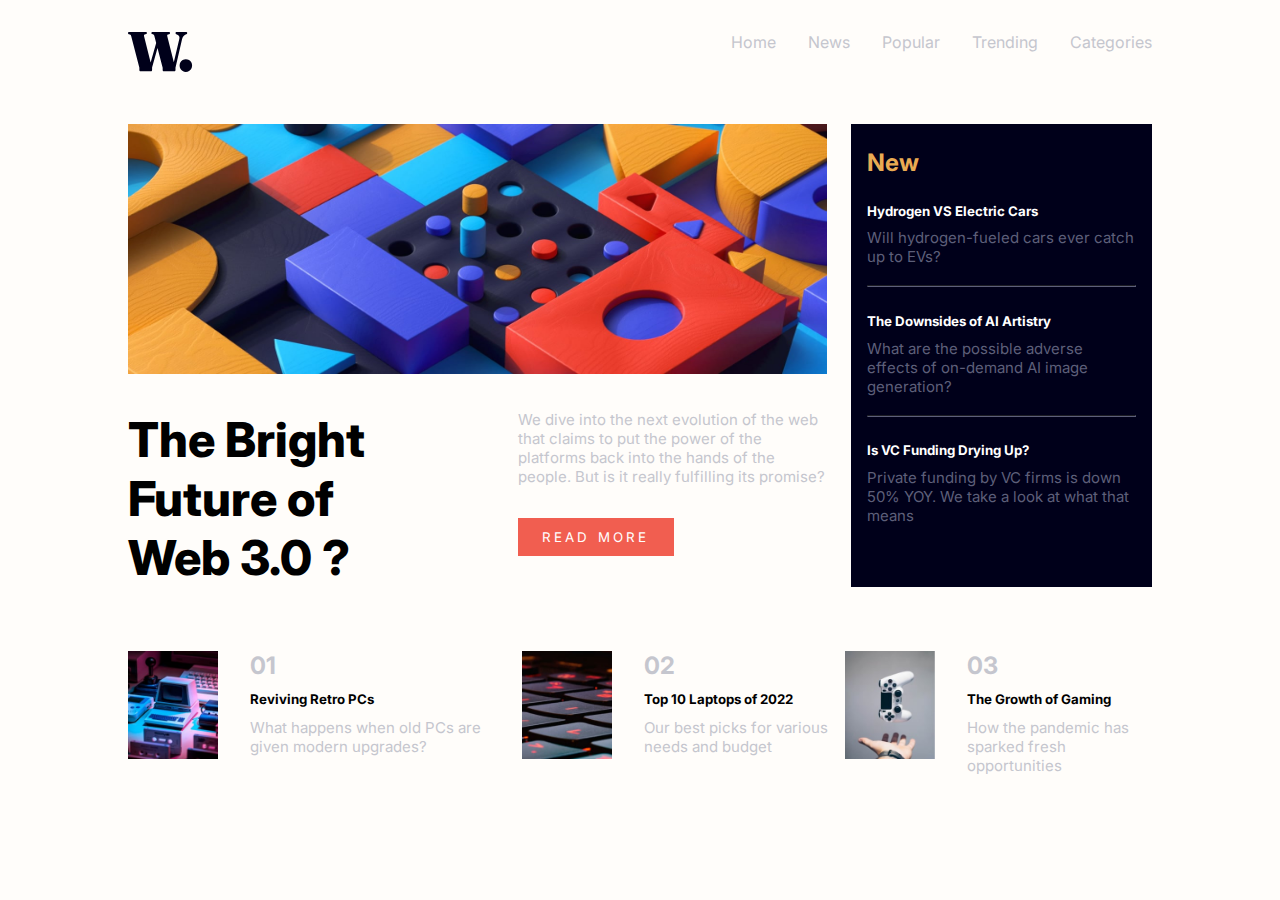
<file: newspage/index.html>
<!DOCTYPE html>
<html lang="en">
  <head>
    <meta charset="UTF-8" />
    <meta http-equiv="X-UA-Compatible" content="IE=edge" />
    <meta name="viewport" content="width=device-width, initial-scale=1.0" />
    <title>css web design</title>
    <link rel="stylesheet" href="style.css" />
  </head>
  <body>
    <div class="container">
      <nav>
        <div class="logo">
          <img src="./news-homepage-main/assets/images/logo.svg" alt="" />
        </div>
        <div class="nav-links">
          <ul>
            <li><a href="#">Home</a></li>
            <li><a href="#">News</a></li>
            <li><a href="#">Popular</a></li>
            <li><a href="#">Trending</a></li>
            <li><a href="#">Categories</a></li>
          </ul>
        </div>
      </nav>
      <main>
        <div class="first-design">
          <div class="web3">
            <img
              src="./news-homepage-main/assets/images/image-web-3-desktop.jpg"
              alt="web3-img"
            />
          </div>
          <div class="future-description">
            <div class="bright-future">
              <h1>The Bright Future of Web 3.0 ?</h1>
            </div>
            <div class="next-evolution">
              <div>
                <p>
                  We dive into the next evolution of the web that claims to put
                  the power of the platforms back into the hands of the people.
                  But is it really fulfilling its promise?
                </p>
              </div>
              <div>
                <button><a href="#">READ MORE</a></button>
              </div>
            </div>
          </div>
        </div>
        <div class="first-design-right">
          <div class="right-content">
            <h2 class="new">New</h2>
            <h5>Hydrogen VS Electric Cars</h5>
            <p>Will hydrogen-fueled cars ever catch up to EVs?</p>
            <hr />
          </div>
          <div>
            <h5>The Downsides of AI Artistry</h5>
            <p>
              What are the possible adverse effects of on-demand AI image
              generation?
            </p>
            <hr />
          </div>
          <div>
            <h5>Is VC Funding Drying Up?</h5>
            <p>
              Private funding by VC firms is down 50% YOY. We take a look at
              what that means
            </p>
          </div>
        </div>
      </main>
      <footer>
        <div class="first-footer">
          <div class="reviving-retro">
            <div>
              <img
                src="./news-homepage-main/assets/images/image-retro-pcs.jpg"
                alt="retro-image"
              />
            </div>
            <div>
              <h2>01</h2>
              <h5>Reviving Retro PCs</h5>
              <p>What happens when old PCs are given modern upgrades?</p>
            </div>
          </div>
          <div class="top-laptops">
            <div>
              <img
                src="./news-homepage-main/assets/images/image-top-laptops.jpg"
                alt=""
              />
            </div>
            <div>
              <h2>02</h2>
              <h5>Top 10 Laptops of 2022</h5>
              <p>Our best picks for various needs and budget</p>
            </div>
          </div>
        </div>
        <div class="second-footer">
          <div class="gaming-growth">
            <div>
              <img
                src="./news-homepage-main/assets/images/image-gaming-growth.jpg"
                alt=""
              />
            </div>
            <div>
              <h2>03</h2>
              <h5>The Growth of Gaming</h5>
              <p>How the pandemic has sparked fresh opportunities</p>
            </div>
          </div>
        </div>
      </footer>
    </div>
  </body>
</html>
</file>
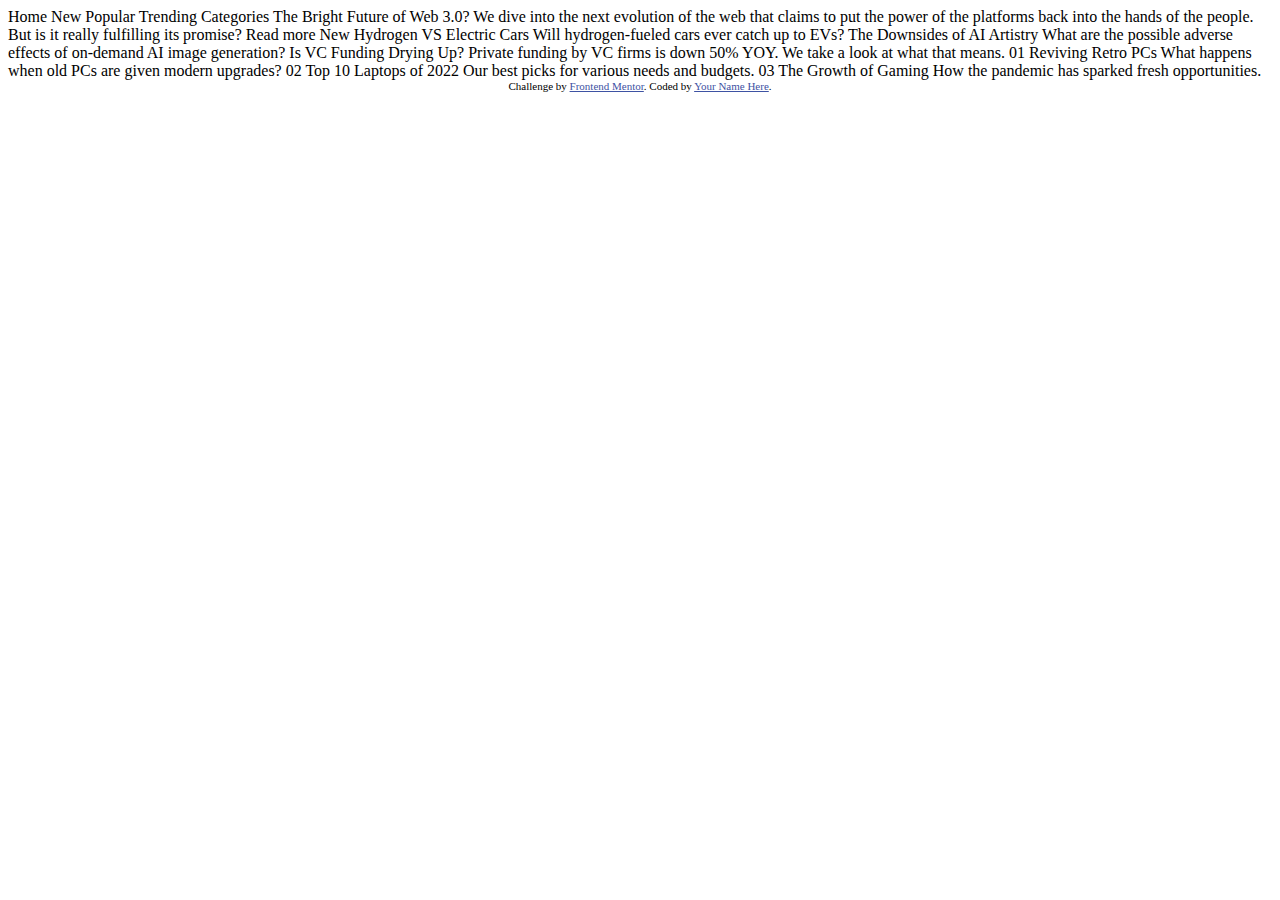
<file: newspage/news-homepage-main/index.html>
<!DOCTYPE html>
<html lang="en">
<head>
  <meta charset="UTF-8">
  <meta name="viewport" content="width=device-width, initial-scale=1.0"> <!-- displays site properly based on user's device -->

  <link rel="icon" type="image/png" sizes="32x32" href="./assets/images/favicon-32x32.png">
  
  <title>Frontend Mentor | News homepage</title>

  <!-- Feel free to remove these styles or customise in your own stylesheet 👍 -->
  <style>
    .attribution { font-size: 11px; text-align: center; }
    .attribution a { color: hsl(228, 45%, 44%); }
  </style>
</head>
<body>

  Home
  New
  Popular
  Trending
  Categories

  The Bright Future of Web 3.0?

  We dive into the next evolution of the web that claims to put the power of the platforms back into the hands of the people. 
  But is it really fulfilling its promise?

  Read more

  New 

  Hydrogen VS Electric Cars
  Will hydrogen-fueled cars ever catch up to EVs?

  The Downsides of AI Artistry
  What are the possible adverse effects of on-demand AI image generation?

  Is VC Funding Drying Up?
  Private funding by VC firms is down 50% YOY. We take a look at what that means.

  01
  Reviving Retro PCs
  What happens when old PCs are given modern upgrades?

  02
  Top 10 Laptops of 2022
  Our best picks for various needs and budgets.

  03
  The Growth of Gaming
  How the pandemic has sparked fresh opportunities.
  
  <div class="attribution">
    Challenge by <a href="https://www.frontendmentor.io?ref=challenge" target="_blank">Frontend Mentor</a>. 
    Coded by <a href="#">Your Name Here</a>.
  </div>
</body>
</html>
</file>
<file: newspage/style.css>
@import url("https://fonts.googleapis.com/css2?family=Inter:wght@400;700;800&display=swap");
body {
  background-color: hsl(36, 100%, 99%);
}
* {
  margin: 0;
  padding: 0;
  box-sizing: border-box;
  font-family: "Inter";
}
.container {
  padding: 0 8rem 0 8rem;
}
nav {
  display: flex;
  justify-content: space-between;
  padding-top: 2rem;
}
.nav-links ul {
  display: flex;
  list-style-type: none;
  column-gap: 2rem;
}
.nav-links a {
  color: hsl(233, 8%, 79%);
}
a {
  text-decoration: none;
}
main {
  display: flex;
  width: 100%;
  margin-top: 3rem;
  column-gap: 1.5rem;
}
.future-description {
  display: flex;
  margin-top: 2rem;
  column-gap: 5rem;
}
.first-design {
  display: flex;
  flex-direction: column;
  width: 70%;
}
.web3 img {
  height: 250px;
  width: 100%;
}
.bright-future {
  width: 50%;
}
.bright-future h1 {
  font-weight: 800;
  font-size: 3rem;
  width: 300px;
}
.next-evolution {
  width: 50%;
}
.next-evolution p {
  color: hsl(233, 8%, 79%);
  font-size: 15px;
}
.next-evolution button {
  border: none;
  padding: 0.7rem 1.5rem;
  letter-spacing: 0.2rem;
  margin-top: 2rem;
  background-color: hsl(5, 85%, 63%);
}
.next-evolution a {
  color: white;
}
.first-design-right {
  width: 30%;
  background-color: hsl(240, 100%, 5%);
  padding: 0 1rem 0 1rem;
}
.new {
  color: hsl(35, 77%, 62%);
  margin-top: 1.5rem;
}
.first-design-right h5 {
  color: white;
  margin-top: 1.6rem;
}
.first-design-right p {
  color: hsl(236, 13%, 42%);
  margin-top: 0.6rem;
  font-size: 15px;
}
hr {
  border-width: 0.1px;
  border-color: hsl(236, 13%, 42%);
  margin-top: 1.2rem;
}
footer {
  display: flex;
  margin-top: 4rem;
  width: 100%;
}
.first-footer {
  display: flex;
  width: 70%;
}
.second-footer {
  width: 30%;
}
footer img {
  width: 90px;
  height: 108px;
  margin-right: 2rem;
}
.reviving-retro {
  display: flex;
  /* width: 50%; */
}
.top-laptops {
  display: flex;
  /* width: 50%; */
}
.gaming-growth {
  display: flex;
}
footer p {
  font-size: 15px;
  color: hsl(233, 8%, 79%);
}
footer h5 {
  margin: 0.7rem auto;
}
footer h2 {
  color: hsl(233, 8%, 79%);
}
</file>
